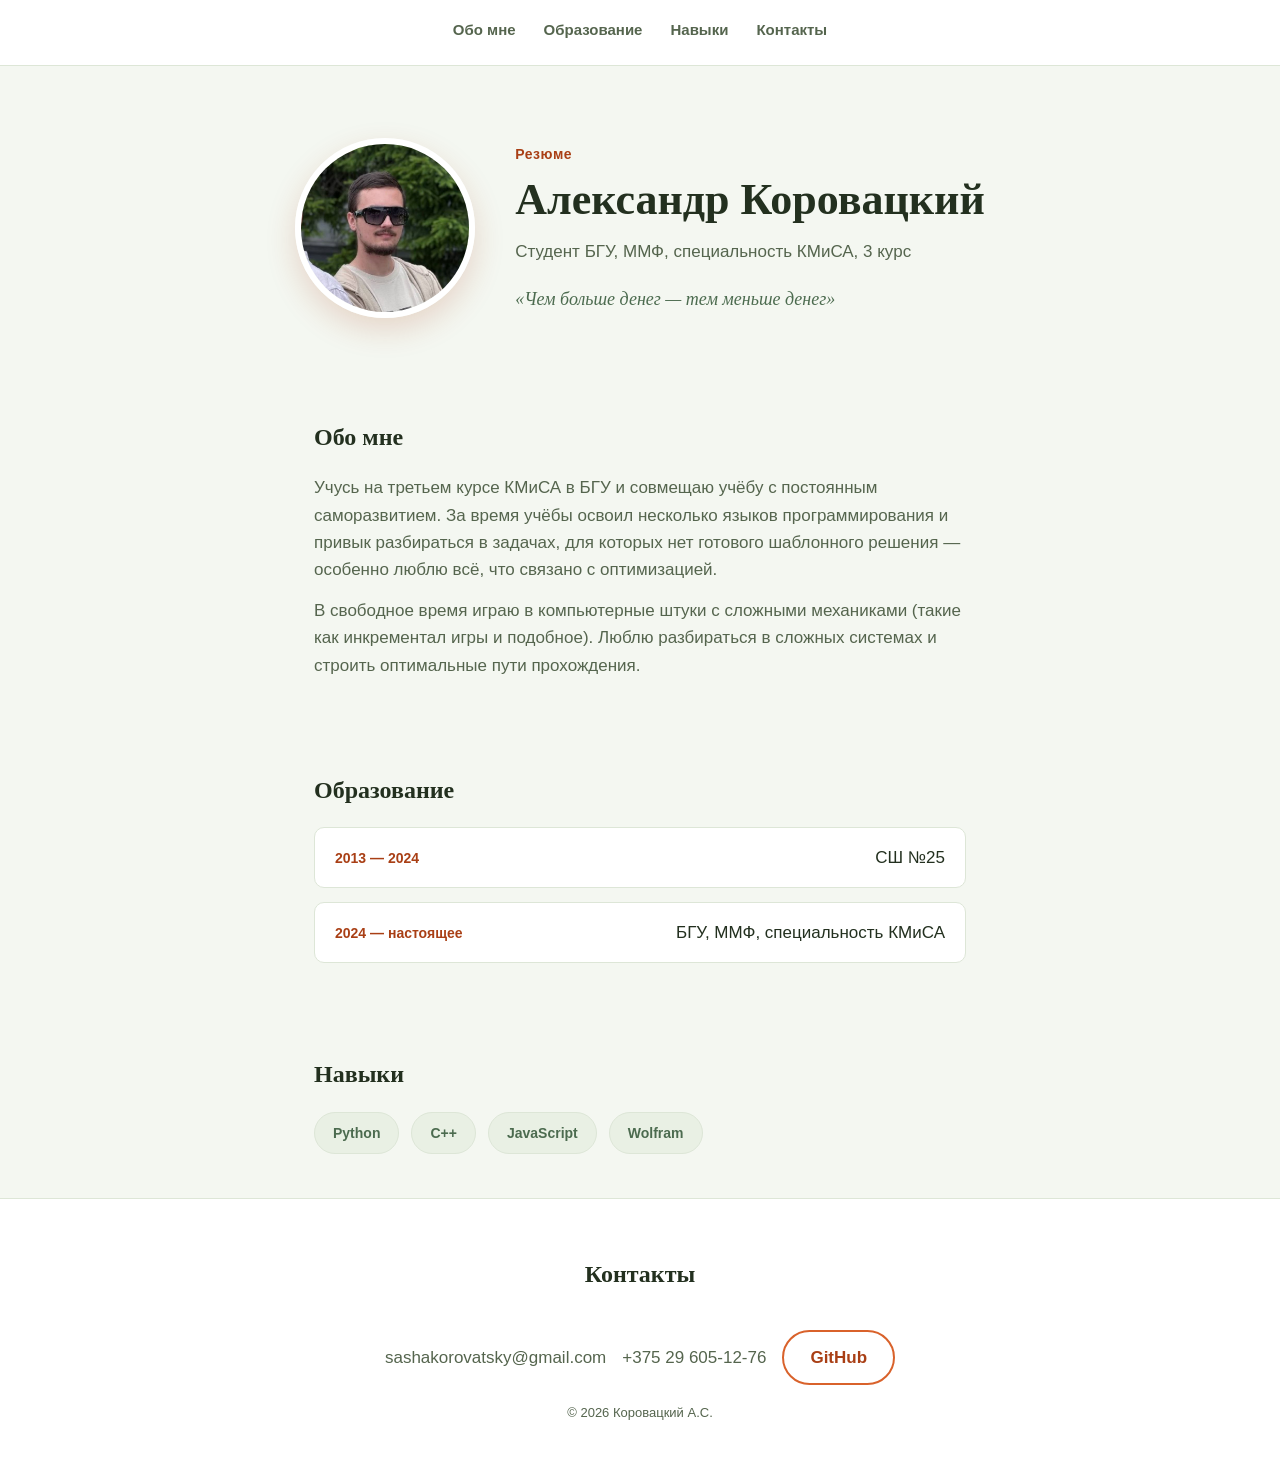
<file: task1/index.html>
<!DOCTYPE html>
<html lang="ru">
<head>
  <meta charset="UTF-8">
  <meta name="viewport" content="width=device-width, initial-scale=1.0">
  <title>Александр Коровацкий — Резюме</title>
  <link rel="stylesheet" href="style.css">
</head>
<body>

  <nav class="site-nav">
    <a href="#about">Обо мне</a>
    <a href="#education">Образование</a>
    <a href="#skills">Навыки</a>
    <a href="#contacts">Контакты</a>
  </nav>

  <header class="hero">
    <img class="avatar" src="avatar.jpg" alt="Фото Меня">
    <div class="intro">
      <p class="eyebrow">Резюме</p>
      <h1>Александр Коровацкий</h1>
      <p class="role">Студент БГУ, ММФ, специальность КМиСА, 3 курс</p>
      <p class="slogan">«Чем больше денег — тем меньше денег»</p>
    </div>
  </header>

  <main>

    <section id="about" class="about">
      <h2>Обо мне</h2>
      <p>
        Учусь на третьем курсе КМиСА в БГУ и совмещаю учёбу с постоянным
        саморазвитием. За время учёбы освоил несколько языков программирования
        и привык разбираться в задачах, для которых нет готового шаблонного
        решения — особенно люблю всё, что связано с оптимизацией.
      </p>
      <p>
        В свободное время играю в компьютерные штуки с сложными механиками (такие как инкрементал игры и подобное).
        Люблю разбираться в сложных системах и строить оптимальные пути прохождения.
      </p>
    </section>

    <section id="education" class="education">
      <h2>Образование</h2>
      <ul class="timeline">
        <li>
          <span class="years">2013 — 2024</span>
          <span class="place">СШ №25</span>
        </li>
        <li>
          <span class="years">2024 — настоящее</span>
          <span class="place">БГУ, ММФ, специальность КМиСА</span>
        </li>
      </ul>
    </section>

    <section id="skills" class="skills">
      <h2>Навыки</h2>
      <ul class="chip-list">
        <li><span class="skill">Python</span></li>
        <li><span class="skill">C++</span></li>
        <li><span class="skill">JavaScript</span></li>
        <li><span class="skill">Wolfram</span></li>
      </ul>
    </section>

  </main>

  <footer id="contacts" class="contacts">
    <h2>Контакты</h2>
    <ul class="contact-list">
      <li><a class="contact-text" href="mailto:sashakorovatsky@gmail.com">sashakorovatsky@gmail.com</a></li>
      <li><a class="contact-text" href="tel:+375296051276">+375 29 605-12-76</a></li>
      <li><a class="contact-link" href="https://github.com/Alex-K69" target="_blank" rel="noopener">GitHub</a></li>
    </ul>
    <p class="copyright">© 2026 Коровацкий А.С.</p>
  </footer>

</body>
</html>
</file>
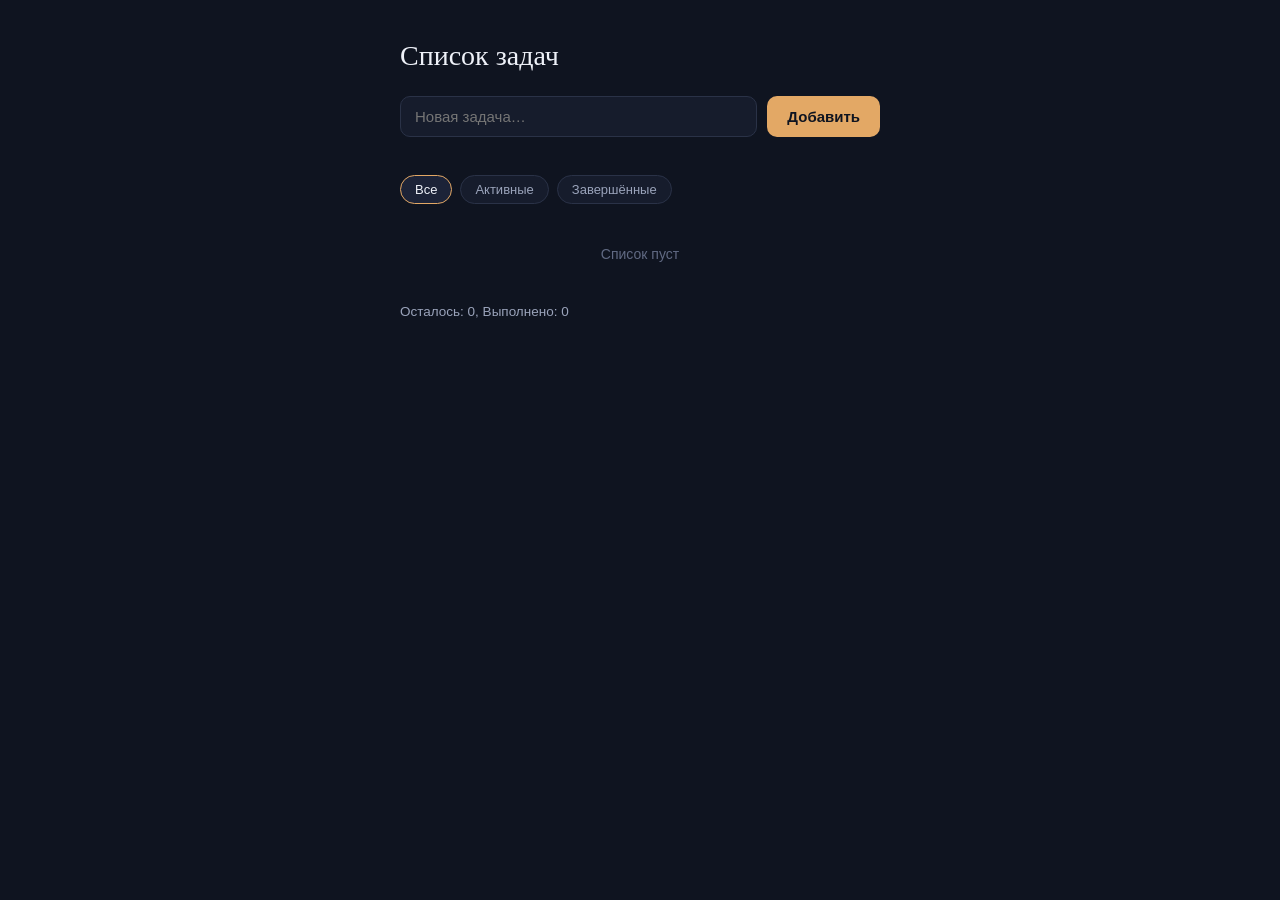
<file: task3/index.html>
<!DOCTYPE html>
<html lang="ru">
<head>
  <meta charset="UTF-8">
  <meta name="viewport" content="width=device-width, initial-scale=1.0">
  <title>Todo-list — Лабораторная работа №3</title>
  <link rel="stylesheet" href="style.css">
</head>
<body>

  <div class="wrap">
    <h1>Список задач</h1>

    <div class="input-row">
      <input type="text" id="taskInput" placeholder="Новая задача…" autocomplete="off">
      <button id="addBtn">Добавить</button>
    </div>
    <div class="warning" id="warning">

    </div>

    <div class="filters">
      <button class="filter-btn active" data-filter="all">Все</button>
      <button class="filter-btn" data-filter="active">Активные</button>
      <button class="filter-btn" data-filter="completed">Завершённые</button>
    </div>

    <ul class="task-list" id="taskList"></ul>

    <div class="stats" id="stats"></div>
  </div>

  <script src="script.js" defer></script>
</body>
</html>
</file>
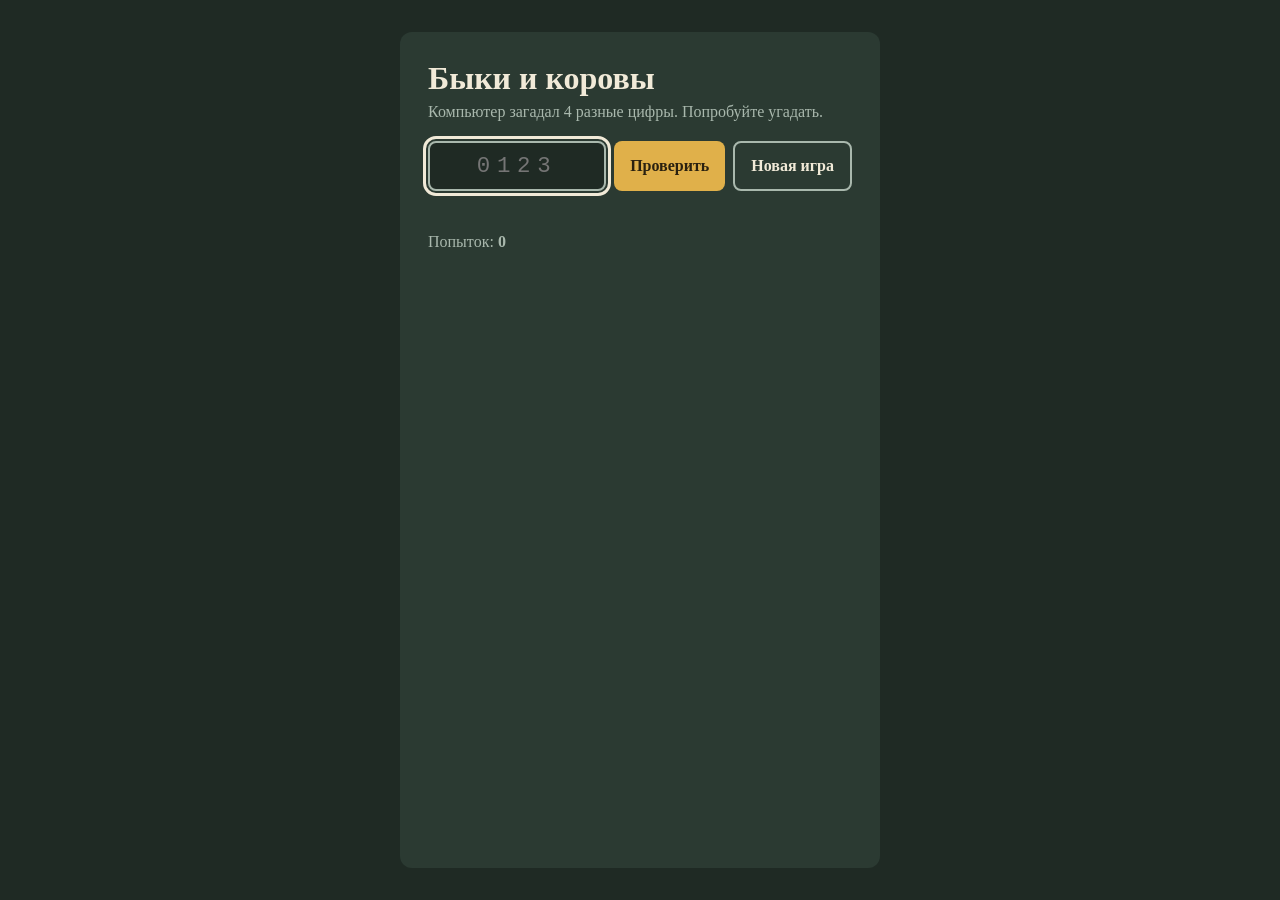
<file: task4/index.html>
<!DOCTYPE html>
<html lang="ru">
<head>
  <meta charset="UTF-8">
  <meta name="viewport" content="width=device-width, initial-scale=1">
  <title>Быки и коровы</title>
  <link rel="stylesheet" href="style.css">
  <script src="script.js" defer></script>
</head>
<body>
  <main class="game">
    <h1>Быки и коровы</h1>
    <p class="hint">Компьютер загадал 4 разные цифры. Попробуйте угадать.</p>

    <div class="controls">
      <input id="guess" type="text" inputmode="numeric" maxlength="4"
             placeholder="0123" autocomplete="off" aria-label="Ваша попытка">
      <button id="check" type="button">Проверить</button>
      <button id="new-game" type="button" class="secondary">Новая игра</button>
    </div>

    <p id="message" class="message" role="status"></p>
    <p class="counter">Попыток: <strong id="attempts">0</strong></p>

    <ul id="history" class="history"></ul>
  </main>
</body>
</html>
</file>
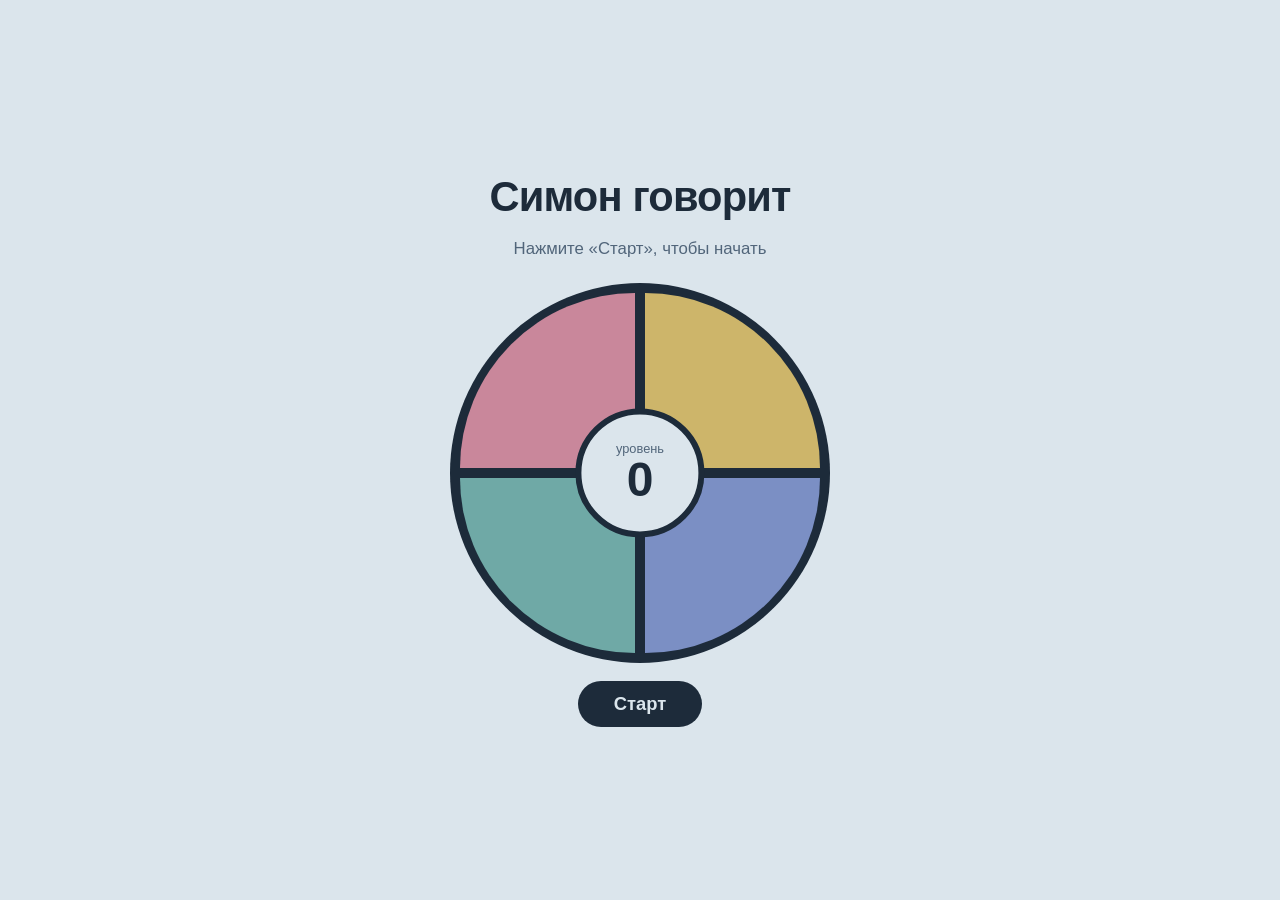
<file: task5/index.html>
<!DOCTYPE html>
<html lang="ru">
<head>
  <meta charset="UTF-8">
  <meta name="viewport" content="width=device-width, initial-scale=1">
  <title>Симон говорит</title>
  <link rel="stylesheet" href="style.css">
  <script src="script.js" defer></script>
</head>
<body>
  <main class="stage">
    <h1 class="title">Симон говорит</h1>
    <p id="status" class="status" role="status">Нажмите «Старт», чтобы начать</p>

    <div class="dial">
      <button class="pad pad-0" type="button" data-slot="0" aria-label="Розовый" disabled></button>
      <button class="pad pad-1" type="button" data-slot="1" aria-label="Жёлтый" disabled></button>
      <button class="pad pad-2" type="button" data-slot="2" aria-label="Бирюзовый" disabled></button>
      <button class="pad pad-3" type="button" data-slot="3" aria-label="Синий" disabled></button>
      <div class="hub">
        <span class="hub-label">уровень</span>
        <span id="level" class="hub-level">0</span>
      </div>
    </div>

    <button id="start" class="start" type="button">Старт</button>
  </main>
</body>
</html>
</file>
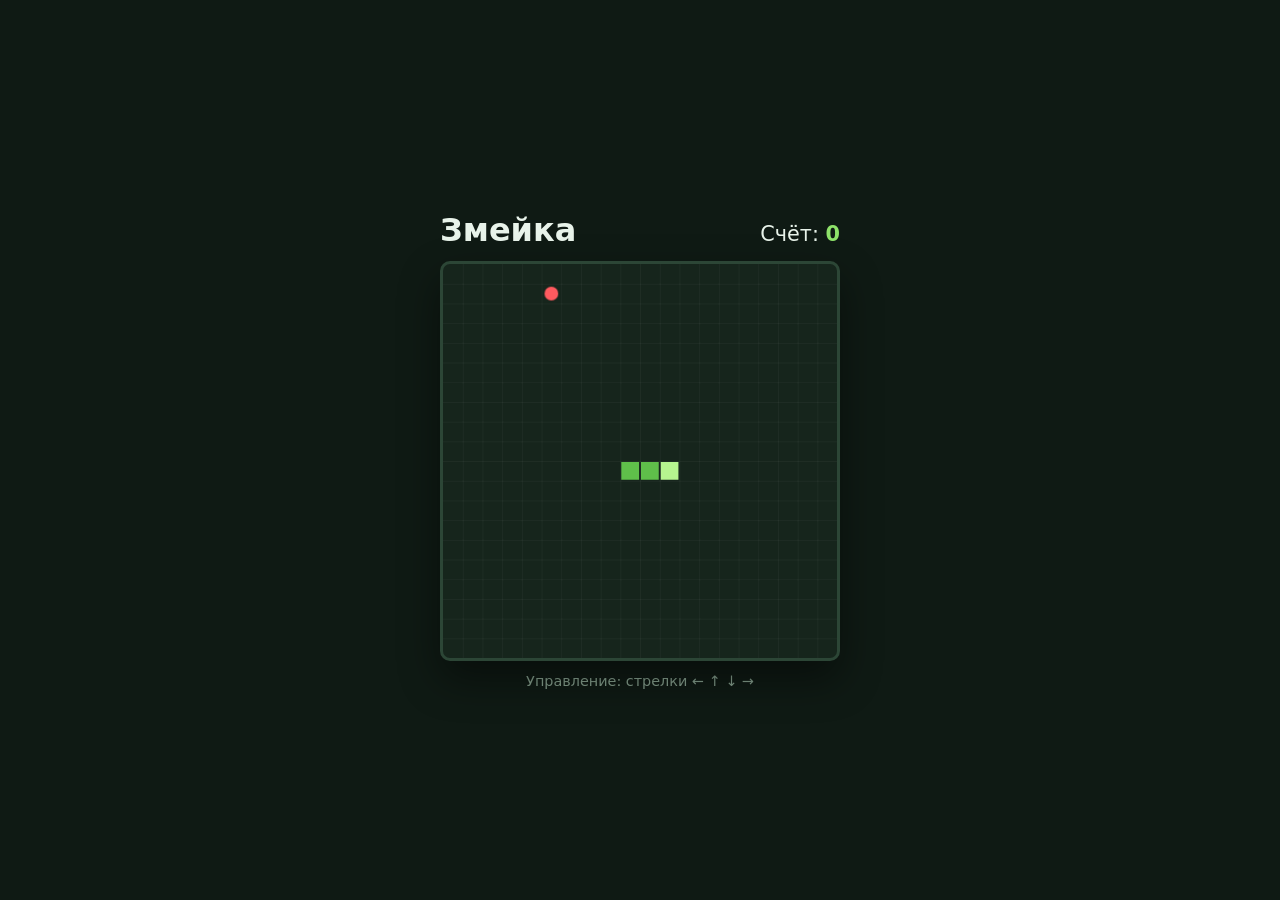
<file: task6/index.html>
<!DOCTYPE html>
<html lang="ru">
<head>
  <meta charset="UTF-8">
  <meta name="viewport" content="width=device-width, initial-scale=1">
  <title>Змейка</title>
  <link rel="stylesheet" href="style.css">
</head>
<body>
  <main class="app">
    <header class="hud">
      <h1>Змейка</h1>
      <p class="score">Счёт: <span id="score">0</span></p>
    </header>
    <div class="stage">
      <canvas id="game" width="400" height="400"></canvas>
      <div class="overlay" id="overlay" hidden>
        <h2>Игра окончена</h2>
        <p>Итоговый счёт: <strong id="finalScore">0</strong></p>
        <button id="restartBtn">Начать заново</button>
      </div>
    </div>
    <p class="hint">Управление: стрелки ← ↑ ↓ →</p>
  </main>
  <script src="js/model.js"></script>
  <script src="js/view.js"></script>
  <script src="js/controller.js"></script>
  <script src="js/main.js"></script>
</body>
</html>
</file>
<file: task1/style.css>
/* ===== Global reset ===== */
*,
*::before,
*::after {
  box-sizing: border-box;
  margin: 0;
  padding: 0;
}

:root {
  --bg: #F4F7F1;
  --surface: #FFFFFF;
  --ink: #23301F;
  --ink-soft: #55654E;
  --fox: #D9622B;
  --fox-dark: #A93F15;
  --moss: #4C6B4F;
  --line: #DDE6D7;
  --chip-bg: #E9F0E4;
}

html {
  scroll-behavior: smooth;
}

body {
  background-color: var(--bg);
  color: var(--ink);
  font-family: 'Manrope', sans-serif;
  font-size: 17px;
  line-height: 1.6;
}

h1, h2 {
  font-family: 'Fraunces', serif;
  color: var(--ink);
}

a {
  color: inherit;
  text-decoration: none;
}

/* ===== Nav ===== */
.site-nav {
  display: flex;
  flex-direction: row;
  justify-content: center;
  align-items: center;
  flex-wrap: wrap;
  gap: 28px;
  padding: 18px 24px;
  background-color: var(--surface);
  border-bottom: 1px solid var(--line);
}

.site-nav a {
  font-weight: 600;
  font-size: 15px;
  color: var(--ink-soft);
  padding-bottom: 3px;
  border-bottom: 2px solid transparent;
  transition: color 0.2s ease, border-color 0.2s ease;
}

.site-nav a:hover {
  color: var(--fox-dark);
  border-bottom-color: var(--fox);
}

/* ===== Hero / header ===== */
.hero {
  display: flex;
  flex-direction: row;
  align-items: center;
  justify-content: center;
  flex-wrap: wrap;
  gap: 40px;
  max-width: 900px;
  margin: 0 auto;
  padding: 72px 24px 56px;
}

.avatar {
  width: 180px;
  height: 180px;
  border-radius: 50%;
  flex-shrink: 0;
  box-shadow: 0 12px 30px rgba(169, 63, 21, 0.18);
  border: 6px solid var(--surface);
}

.intro {
  display: flex;
  flex-direction: column;
  gap: 6px;
  max-width: 480px;
}

.eyebrow {
  font-size: 14px;
  font-weight: 700;
  letter-spacing: 0.04em;
  color: var(--fox-dark);
}

.intro h1 {
  font-size: clamp(32px, 5vw, 44px);
  font-weight: 600;
  line-height: 1.15;
  margin-top: 4px;
}

.role {
  font-size: 17px;
  color: var(--ink-soft);
  font-weight: 500;
  margin-top: 6px;
}

.slogan {
  margin-top: 14px;
  font-family: 'Fraunces', serif;
  font-style: italic;
  font-size: 18px;
  color: var(--moss);
}

/* ===== Main sections ===== */
main {
  display: flex;
  flex-direction: column;
  gap: 4px;
}

section, footer {
  max-width: 700px;
  margin: 0 auto;
  padding: 44px 24px;
  width: 100%;
}

section h2, footer h2 {
  font-size: 24px;
  font-weight: 600;
  margin-bottom: 18px;
}

.about p {
  color: var(--ink-soft);
}

.about p + p {
  margin-top: 14px;
}

/* ===== Education timeline ===== */
.timeline {
  list-style: none;
  display: flex;
  flex-direction: column;
  gap: 14px;
}

.timeline li {
  display: flex;
  flex-direction: row;
  justify-content: space-between;
  align-items: baseline;
  flex-wrap: wrap;
  gap: 6px 20px;
  padding: 16px 20px;
  background-color: var(--surface);
  border: 1px solid var(--line);
  border-radius: 10px;
}

.timeline .years {
  font-weight: 700;
  color: var(--fox-dark);
  font-size: 14px;
  white-space: nowrap;
}

.timeline .place {
  font-weight: 500;
}

/* ===== Skills chips ===== */
.chip-list {
  list-style: none;
  display: flex;
  flex-direction: row;
  flex-wrap: wrap;
  gap: 12px;
}

.skill {
  display: inline-block;
  background-color: var(--chip-bg);
  color: var(--moss);
  border: 1px solid var(--line);
  border-radius: 999px;
  padding: 9px 18px;
  font-size: 14px;
  font-weight: 600;
  transition: background-color 0.2s ease, transform 0.2s ease, color 0.2s ease;
}

.skill:hover {
  background-color: var(--fox);
  color: var(--surface);
  transform: translateY(-2px);
}

/* ===== Contacts / footer ===== */
.contacts {
  background-color: var(--surface);
  border-top: 1px solid var(--line);
  max-width: none;
  display: flex;
  flex-direction: column;
  align-items: center;
  gap: 18px;
  padding: 56px 24px 40px;
}

.contact-list {
  list-style: none;
  display: flex;
  flex-direction: row;
  justify-content: center;
  align-items: center;
  flex-wrap: wrap;
  gap: 16px;
}

.contact-text {
  font-weight: 500;
  color: var(--ink-soft);
  border-bottom: 1px solid transparent;
  transition: color 0.2s ease, border-color 0.2s ease;
}

.contact-text:hover {
  color: var(--fox-dark);
  border-bottom-color: var(--fox);
}

.contact-link {
  display: inline-flex;
  align-items: center;
  padding: 12px 26px;
  border: 2px solid var(--fox);
  border-radius: 999px;
  font-weight: 700;
  color: var(--fox-dark);
  transition: background-color 0.2s ease, color 0.2s ease;
}

.contact-link:hover {
  background-color: var(--fox);
  color: var(--surface);
}

.footnote {
  font-size: 13px;
  color: var(--ink-soft);
  text-align: center;
}

.copyright {
  font-size: 13px;
  color: var(--ink-soft);
  text-align: center;
}
</file>
<file: task3/style.css>
* {
  box-sizing: border-box;
}

body {
  margin: 0;
  min-height: 100vh;
  background: #0f1420;
  color: #eef1f8;
  font-family: -apple-system, "Segoe UI", Roboto, sans-serif;
  display: flex;
  justify-content: center;
}

.wrap {
  width: 100%;
  max-width: 520px;
  padding: 40px 20px 80px;
}

h1 {
  font-family: Georgia, "Times New Roman", serif;
  font-weight: 500;
  font-size: 28px;
  margin: 0 0 24px;
}

.input-row {
  display: flex;
  gap: 10px;
  margin-bottom: 6px;
}

#taskInput {
  flex-grow: 1;
  background: #161c2c;
  border: 1px solid #2a3247;
  border-radius: 10px;
  color: #eef1f8;
  font-size: 15px;
  padding: 11px 14px;
}

#taskInput:focus {
  outline: none;
  border-color: #e3a865;
}

#addBtn {
  background: #e3a865;
  color: #0f1420;
  border: none;
  border-radius: 10px;
  font-size: 15px;
  font-weight: 600;
  padding: 0 20px;
  cursor: pointer;
}

#addBtn:hover {
  opacity: 0.9;
}

.warning {
  min-height: 18px;
  color: #e06666;
  font-size: 13px;
  margin-bottom: 14px;
}

.filters {
  display: flex;
  gap: 8px;
  margin-bottom: 18px;
}

.filter-btn {
  background: #161c2c;
  border: 1px solid #2a3247;
  color: #9aa3ba;
  border-radius: 20px;
  font-size: 13px;
  padding: 6px 14px;
  cursor: pointer;
}

.filter-btn.active {
  background: #1c2338;
  border-color: #e3a865;
  color: #eef1f8;
}

.task-list {
  list-style: none;
  margin: 0 0 18px;
  padding: 0;
}

.task-item {
  display: flex;
  align-items: center;
  gap: 12px;
  padding: 12px 4px;
  border-top: 1px solid #2a3247;
}

.task-item:last-child {
  border-bottom: 1px solid #2a3247;
}

.task-item input[type="checkbox"] {
  width: 18px;
  height: 18px;
  accent-color: #e3a865;
  flex-shrink: 0;
  cursor: pointer;
}

.task-item .task-text {
  flex-grow: 1;
  font-size: 15px;
  word-break: break-word;
}

.completed {
  text-decoration: line-through;
  opacity: 0.6;
}

.delete-btn {
  background: none;
  border: 1px solid #2a3247;
  color: #9aa3ba;
  border-radius: 8px;
  font-size: 12px;
  padding: 5px 10px;
  cursor: pointer;
  flex-shrink: 0;
}

.delete-btn:hover {
  border-color: #e06666;
  color: #e06666;
}

.empty-state {
  color: #616a83;
  font-size: 14px;
  text-align: center;
  padding: 24px 0;
}

.stats {
  color: #9aa3ba;
  font-size: 13.5px;
}
</file>
<file: task4/style.css>
:root {
  --bg: #1f2a24;
  --panel: #2b3a32;
  --text: #f1ead8;
  --muted: #a9b8ad;
  --accent: #e0b04a;
  --bull: #e0b04a;
  --cow: #d98e73;
  --error: #ff8a7a;
  --win: #8fd694;
}
* { box-sizing: border-box; }
body {
  margin: 0;
  min-height: 100vh;
  display: flex;
  justify-content: center;
  padding: 32px 16px;
  background: var(--bg);
  color: var(--text);
  font-family: Georgia, "Times New Roman", serif;
}
.game {
  width: 100%;
  max-width: 480px;
  background: var(--panel);
  padding: 28px;
  border-radius: 12px;
}
h1 { margin: 0 0 6px; font-size: 2rem; }
.hint { margin: 0 0 20px; color: var(--muted); }
.controls { display: flex; gap: 8px; flex-wrap: wrap; }
input {
  flex: 1 1 120px;
  min-width: 0;
  padding: 10px 12px;
  font: 1.4rem/1 "Courier New", monospace;
  letter-spacing: .3em;
  text-align: center;
  border: 2px solid var(--muted);
  border-radius: 8px;
  background: var(--bg);
  color: var(--text);
}
input:disabled { opacity: .5; }
button {
  padding: 10px 16px;
  font: inherit;
  font-weight: bold;
  border: 0;
  border-radius: 8px;
  background: var(--accent);
  color: #2a2110;
  cursor: pointer;
}
button.secondary { background: transparent; color: var(--text); border: 2px solid var(--muted); }
button:disabled { opacity: .5; cursor: not-allowed; }
button:focus-visible, input:focus-visible { outline: 3px solid var(--text); outline-offset: 2px; }
.message { min-height: 1.5em; margin: 14px 0 4px; }
.message.error { color: var(--error); }
.message.win { color: var(--win); font-weight: bold; font-size: 1.15rem; }
.counter { margin: 0 0 12px; color: var(--muted); }
.history { list-style: none; margin: 0; padding: 0; max-height: 320px; overflow-y: auto; }
.history li {
  display: flex;
  justify-content: space-between;
  gap: 12px;
  padding: 8px 0;
  border-bottom: 1px solid rgba(255,255,255,.12);
}
.history .num { font-family: "Courier New", monospace; letter-spacing: .2em; }
.history .bulls { color: var(--bull); }
.history .cows { color: var(--cow); }
</file>
<file: task5/style.css>
:root {
  --paper: #dbe5ec;
  --ink: #1d2b3a;
  --soft: #51657a;
  --pink-dim: #c9879b;   --pink-lit: #ff2f7d;
  --sun-dim: #cdb56a;    --sun-lit: #ffd21f;
  --teal-dim: #6fa9a6;   --teal-lit: #00e0c0;
  --blue-dim: #7b8fc4;   --blue-lit: #3d5bff;
  --size: min(78vmin, 380px);
}
* { box-sizing: border-box; }
body {
  margin: 0;
  min-height: 100vh;
  display: grid;
  place-items: center;
  padding: 24px 16px;
  background: var(--paper);
  color: var(--ink);
  font-family: "Trebuchet MS", "Segoe UI", Verdana, sans-serif;
}
.stage {
  display: flex;
  flex-direction: column;
  align-items: center;
  gap: 18px;
  text-align: center;
}
.title {
  margin: 0;
  font-size: clamp(1.8rem, 6vw, 2.6rem);
  font-weight: 800;
  letter-spacing: -.02em;
}
.status {
  margin: 0;
  min-height: 1.5em;
  color: var(--soft);
  font-size: 1.05rem;
}
.status.fail { color: #c0113f; font-weight: bold; }

.dial {
  position: relative;
  width: var(--size);
  height: var(--size);
  display: grid;
  grid-template: 1fr 1fr / 1fr 1fr;
  gap: 10px;
  padding: 10px;
  border-radius: 50%;
  background: var(--ink);
}
.pad {
  border: 0;
  padding: 0;
  cursor: pointer;
  background: var(--tone-dim);
  transition: background .08s, filter .08s;
}
.pad-0 { --tone-dim: var(--pink-dim); --tone-lit: var(--pink-lit); border-top-left-radius: 100%; }
.pad-1 { --tone-dim: var(--sun-dim);  --tone-lit: var(--sun-lit);  border-top-right-radius: 100%; }
.pad-2 { --tone-dim: var(--teal-dim); --tone-lit: var(--teal-lit); border-bottom-left-radius: 100%; }
.pad-3 { --tone-dim: var(--blue-dim); --tone-lit: var(--blue-lit); border-bottom-right-radius: 100%; }
.pad:disabled { cursor: not-allowed; }
.pad.active {
  background: var(--tone-lit);
  filter: drop-shadow(0 0 14px var(--tone-lit)) brightness(1.1);
}
.pad:focus-visible { outline: 4px solid var(--paper); outline-offset: -8px; }

.hub {
  position: absolute;
  inset: 50% auto auto 50%;
  width: 34%;
  aspect-ratio: 1;
  transform: translate(-50%, -50%);
  display: flex;
  flex-direction: column;
  align-items: center;
  justify-content: center;
  border-radius: 50%;
  background: var(--paper);
  border: 6px solid var(--ink);
  pointer-events: none;
}
.hub-label { font-size: .8rem; color: var(--soft); }
.hub-level { font-size: clamp(1.8rem, 9vmin, 3rem); font-weight: 800; line-height: 1; }

.start {
  padding: 12px 36px;
  font: inherit;
  font-size: 1.15rem;
  font-weight: 800;
  color: var(--paper);
  background: var(--ink);
  border: 0;
  border-radius: 999px;
  cursor: pointer;
}
.start:hover { background: #2e4660; }
.start:focus-visible { outline: 3px solid var(--blue-lit); outline-offset: 3px; }

@media (prefers-reduced-motion: reduce) {
  .pad { transition: none; }
}
</file>
<file: task6/style.css>
:root {
  --bg: #0f1a14;
  --panel: #16251c;
  --fg: #e8f3ea;
  --muted: #86a08e;
  --accent: #8ee26a;
}
* { box-sizing: border-box; }
body {
  margin: 0;
  min-height: 100vh;
  display: grid;
  place-items: center;
  background: var(--bg);
  color: var(--fg);
  font-family: "Trebuchet MS", "Segoe UI", system-ui, sans-serif;
}
.app { display: flex; flex-direction: column; gap: 12px; padding: 16px; }
.hud { display: flex; justify-content: space-between; align-items: baseline; }
h1 { margin: 0; font-size: 2rem; }
.score { margin: 0; font-size: 1.3rem; font-variant-numeric: tabular-nums; }
.score span { color: var(--accent); font-weight: 700; }

.stage { position: relative; width: 400px; max-width: 100%; }
canvas {
  display: block;
  width: 100%;
  height: auto;
  background: var(--panel);
  border: 3px solid #2c4636;
  border-radius: 10px;
  box-shadow: 0 18px 40px rgba(0,0,0,.45);
}

.overlay {
  position: absolute;
  inset: 0;
  display: flex;
  flex-direction: column;
  align-items: center;
  justify-content: center;
  gap: 6px;
  background: rgba(8, 14, 10, .82);
  border-radius: 10px;
  text-align: center;
}
.overlay[hidden] { display: none; }
.overlay h2 { margin: 0; font-size: 2rem; color: #ff7b72; }
.overlay p { margin: 0 0 10px; font-size: 1.2rem; }
button {
  padding: 10px 22px;
  border: 0;
  border-radius: 8px;
  background: var(--accent);
  color: #12200f;
  font: 700 1rem inherit;
  font-family: inherit;
  cursor: pointer;
}
button:hover { filter: brightness(1.1); }
button:focus-visible { outline: 3px solid #fff; outline-offset: 2px; }
.hint { margin: 0; color: var(--muted); text-align: center; font-size: .9rem; }
</file>
